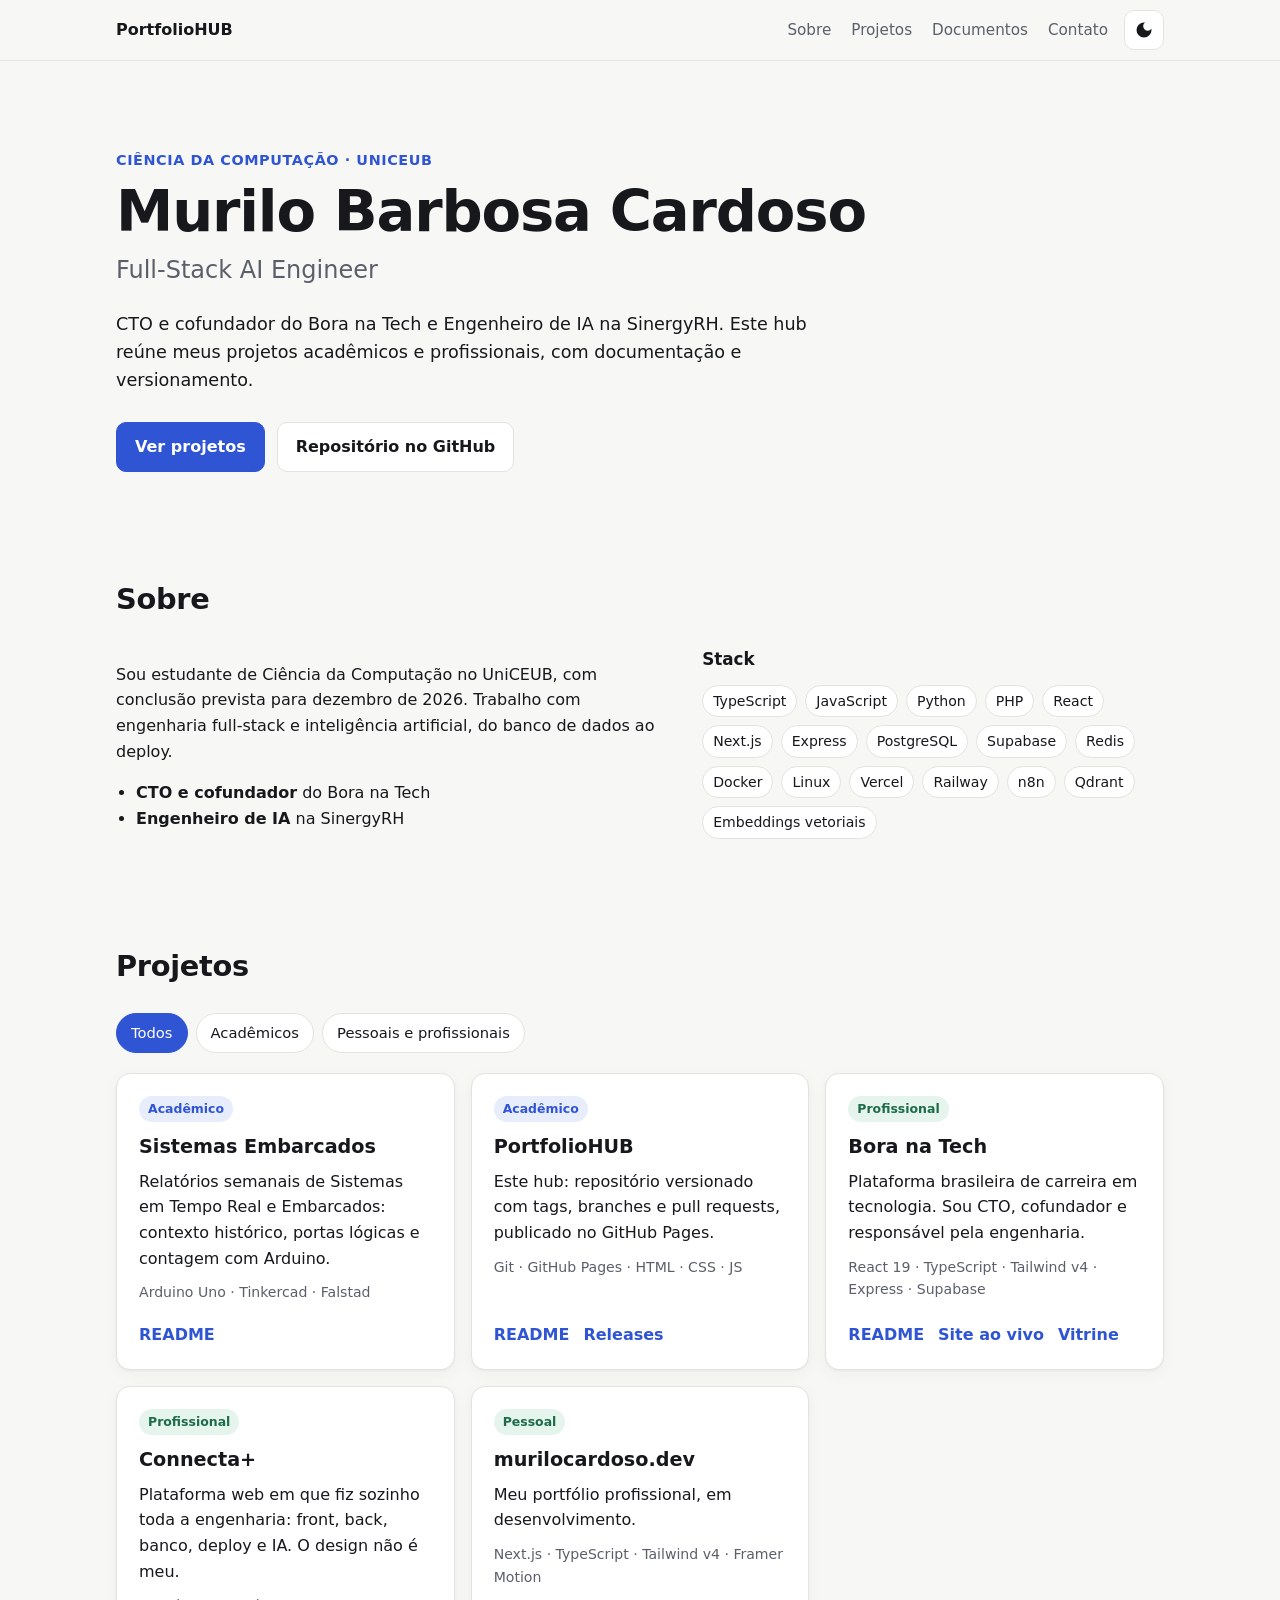
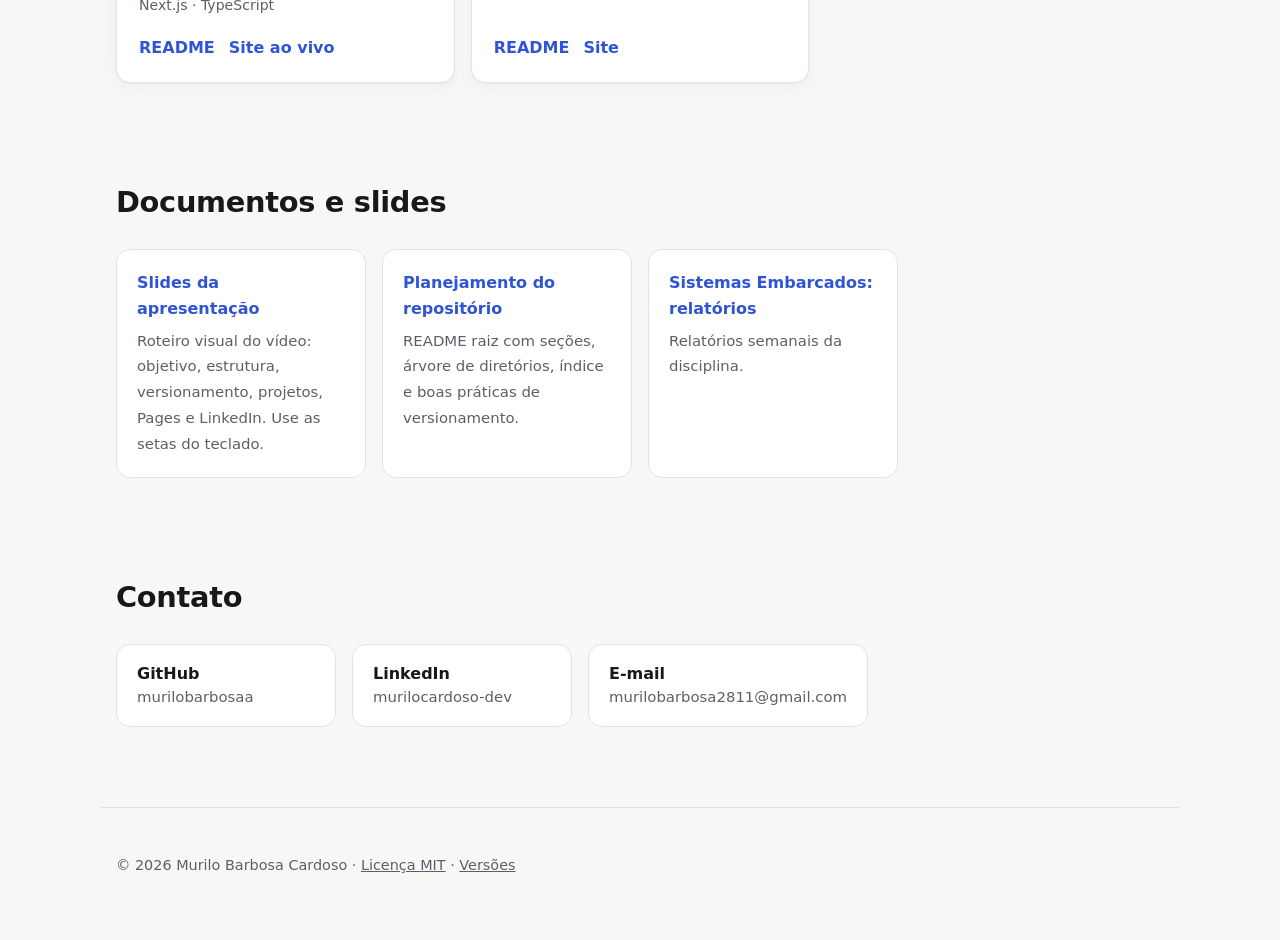
<file: index.html>
<!doctype html>
<html lang="pt-BR">
<head>
  <meta charset="utf-8">
  <meta name="viewport" content="width=device-width, initial-scale=1">
  <title>PortfolioHUB | Murilo Cardoso</title>
  <meta name="description" content="Hub de projetos acadêmicos e pessoais de Murilo Barbosa Cardoso, estudante de Ciência da Computação no UniCEUB e Full-Stack AI Engineer.">
  <link rel="icon" href="assets/img/favicon.svg" type="image/svg+xml">
  <link rel="stylesheet" href="assets/css/style.css">
  <script>
    try { var t = localStorage.getItem('theme'); if (t) document.documentElement.dataset.theme = t; } catch (e) {}
  </script>
</head>
<body>
  <a class="skip" href="#conteudo">Pular para o conteúdo</a>

  <header class="topbar">
    <nav class="wrap nav" aria-label="Principal">
      <a class="brand" href="#inicio">PortfolioHUB</a>
      <ul class="nav-links">
        <li><a href="#sobre">Sobre</a></li>
        <li><a href="#projetos">Projetos</a></li>
        <li><a href="#documentos">Documentos</a></li>
        <li><a href="#contato">Contato</a></li>
      </ul>
      <button class="theme-toggle" type="button" aria-label="Alternar modo escuro" aria-pressed="false">
        <svg aria-hidden="true" viewBox="0 0 24 24" width="20" height="20"><path fill="currentColor" d="M12 3a9 9 0 1 0 9 9c0-.46-.04-.92-.1-1.36a5.39 5.39 0 0 1-4.4 2.26 5.4 5.4 0 0 1-3.14-9.8c-.44-.06-.9-.1-1.36-.1z"/></svg>
      </button>
    </nav>
  </header>

  <main id="conteudo">
    <section id="inicio" class="hero wrap">
      <p class="eyebrow">Ciência da Computação · UniCEUB</p>
      <h1>Murilo Barbosa Cardoso</h1>
      <p class="role">Full-Stack AI Engineer</p>
      <p class="lead">CTO e cofundador do Bora na Tech e Engenheiro de IA na SinergyRH. Este hub reúne meus projetos acadêmicos e profissionais, com documentação e versionamento.</p>
      <div class="actions">
        <a class="btn primary" href="#projetos">Ver projetos</a>
        <a class="btn" href="https://github.com/murilobarbosaa/PortfolioHUB">Repositório no GitHub</a>
      </div>
    </section>

    <section id="sobre" class="wrap section" aria-labelledby="sobre-titulo">
      <h2 id="sobre-titulo">Sobre</h2>
      <div class="about">
        <div>
          <p>Sou estudante de Ciência da Computação no UniCEUB, com conclusão prevista para dezembro de 2026. Trabalho com engenharia full-stack e inteligência artificial, do banco de dados ao deploy.</p>
          <ul class="facts">
            <li><strong>CTO e cofundador</strong> do Bora na Tech</li>
            <li><strong>Engenheiro de IA</strong> na SinergyRH</li>
          </ul>
        </div>
        <div>
          <h3>Stack</h3>
          <ul class="tags" aria-label="Tecnologias">
            <li>TypeScript</li><li>JavaScript</li><li>Python</li><li>PHP</li>
            <li>React</li><li>Next.js</li><li>Express</li><li>PostgreSQL</li>
            <li>Supabase</li><li>Redis</li><li>Docker</li><li>Linux</li>
            <li>Vercel</li><li>Railway</li><li>n8n</li><li>Qdrant</li>
            <li>Embeddings vetoriais</li>
          </ul>
        </div>
      </div>
    </section>

    <section id="projetos" class="wrap section" aria-labelledby="projetos-titulo">
      <h2 id="projetos-titulo">Projetos</h2>
      <div class="filters" role="group" aria-label="Filtrar projetos">
        <button type="button" class="chip is-active" data-filter="todos" aria-pressed="true">Todos</button>
        <button type="button" class="chip" data-filter="academico" aria-pressed="false">Acadêmicos</button>
        <button type="button" class="chip" data-filter="pessoal" aria-pressed="false">Pessoais e profissionais</button>
      </div>

      <ul class="cards">
        <li class="card" data-cat="academico">
          <span class="badge">Acadêmico</span>
          <h3>Sistemas Embarcados</h3>
          <p>Relatórios semanais de Sistemas em Tempo Real e Embarcados: contexto histórico, portas lógicas e contagem com Arduino.</p>
          <p class="stack">Arduino Uno · Tinkercad · Falstad</p>
          <div class="links">
            <a href="https://github.com/murilobarbosaa/PortfolioHUB/tree/main/academicos/sistemas-embarcados">README</a>
          </div>
        </li>
        <li class="card" data-cat="academico">
          <span class="badge">Acadêmico</span>
          <h3>PortfolioHUB</h3>
          <p>Este hub: repositório versionado com tags, branches e pull requests, publicado no GitHub Pages.</p>
          <p class="stack">Git · GitHub Pages · HTML · CSS · JS</p>
          <div class="links">
            <a href="https://github.com/murilobarbosaa/PortfolioHUB/tree/main/academicos/portfoliohub">README</a>
            <a href="https://github.com/murilobarbosaa/PortfolioHUB/releases">Releases</a>
          </div>
        </li>
        <li class="card" data-cat="pessoal">
          <span class="badge alt">Profissional</span>
          <h3>Bora na Tech</h3>
          <p>Plataforma brasileira de carreira em tecnologia. Sou CTO, cofundador e responsável pela engenharia.</p>
          <p class="stack">React 19 · TypeScript · Tailwind v4 · Express · Supabase</p>
          <div class="links">
            <a href="https://github.com/murilobarbosaa/PortfolioHUB/tree/main/pessoais/bora-na-tech">README</a>
            <a href="https://boranatech.com.br">Site ao vivo</a>
            <a href="https://github.com/murilobarbosaa/BoraNaTech-Showcase">Vitrine</a>
          </div>
        </li>
        <li class="card" data-cat="pessoal">
          <span class="badge alt">Profissional</span>
          <h3>Connecta+</h3>
          <p>Plataforma web em que fiz sozinho toda a engenharia: front, back, banco, deploy e IA. O design não é meu.</p>
          <p class="stack">Next.js · TypeScript</p>
          <div class="links">
            <a href="https://github.com/murilobarbosaa/PortfolioHUB/tree/main/pessoais/connecta-plus">README</a>
            <a href="https://app.connectaplus.com.br">Site ao vivo</a>
          </div>
        </li>
        <li class="card" data-cat="pessoal">
          <span class="badge alt">Pessoal</span>
          <h3>murilocardoso.dev</h3>
          <p>Meu portfólio profissional, em desenvolvimento.</p>
          <p class="stack">Next.js · TypeScript · Tailwind v4 · Framer Motion</p>
          <div class="links">
            <a href="https://github.com/murilobarbosaa/PortfolioHUB/tree/main/pessoais/murilocardoso-dev">README</a>
            <a href="https://murilocardoso.dev">Site</a>
          </div>
        </li>
      </ul>
    </section>

    <section id="documentos" class="wrap section" aria-labelledby="documentos-titulo">
      <h2 id="documentos-titulo">Documentos e slides</h2>
      <ul class="docs">
        <li>
          <a href="docs/slides/">
            <strong>Slides da apresentação</strong>
            <span>Roteiro visual do vídeo: objetivo, estrutura, versionamento, projetos, Pages e LinkedIn. Use as setas do teclado.</span>
          </a>
        </li>
        <li>
          <a href="https://github.com/murilobarbosaa/PortfolioHUB#readme">
            <strong>Planejamento do repositório</strong>
            <span>README raiz com seções, árvore de diretórios, índice e boas práticas de versionamento.</span>
          </a>
        </li>
        <li>
          <a href="https://github.com/murilobarbosaa/PortfolioHUB/tree/main/academicos/sistemas-embarcados/docs">
            <strong>Sistemas Embarcados: relatórios</strong>
            <span>Relatórios semanais da disciplina.</span>
          </a>
        </li>
      </ul>
    </section>

    <section id="contato" class="wrap section" aria-labelledby="contato-titulo">
      <h2 id="contato-titulo">Contato</h2>
      <ul class="contact">
        <li><a href="https://github.com/murilobarbosaa">GitHub<span>murilobarbosaa</span></a></li>
        <li><a href="https://www.linkedin.com/in/murilocardoso-dev">LinkedIn<span>murilocardoso-dev</span></a></li>
        <li><a href="mailto:murilobarbosa2811@gmail.com">E-mail<span>murilobarbosa2811@gmail.com</span></a></li>
      </ul>
    </section>
  </main>

  <footer class="wrap footer">
    <p>© 2026 Murilo Barbosa Cardoso · <a href="https://github.com/murilobarbosaa/PortfolioHUB/blob/main/LICENSE">Licença MIT</a> · <a href="https://github.com/murilobarbosaa/PortfolioHUB/releases">Versões</a></p>
  </footer>

  <script src="assets/js/main.js"></script>
</body>
</html>
</file>
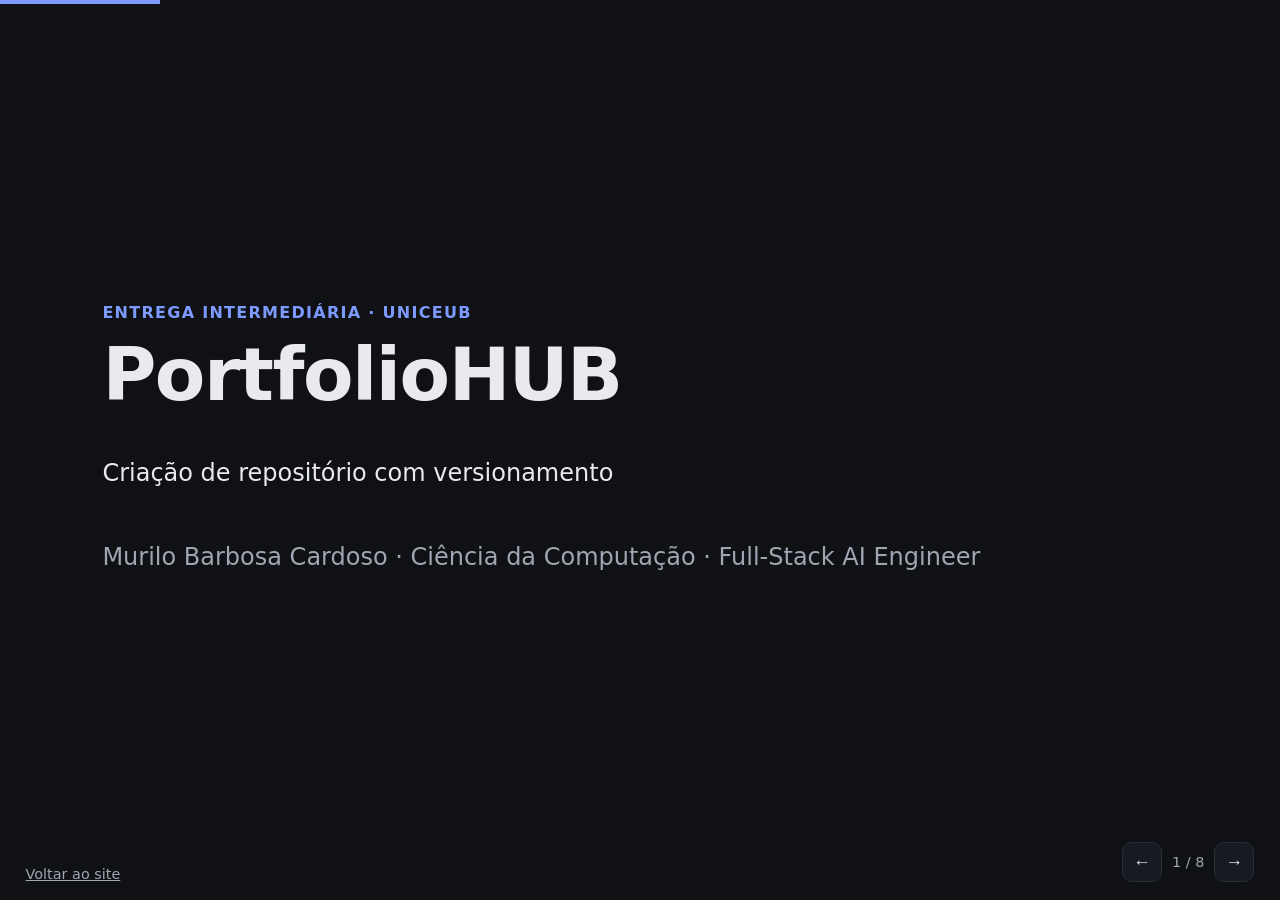
<file: docs/slides/index.html>
<!doctype html>
<html lang="pt-BR">
<head>
  <meta charset="utf-8">
  <meta name="viewport" content="width=device-width, initial-scale=1">
  <title>Slides PortfolioHUB | Murilo Cardoso</title>
  <link rel="icon" href="../../assets/img/favicon.svg" type="image/svg+xml">
  <style>
    :root {
      --bg: #0f1115; --surface: #171a21; --text: #e9eaee; --muted: #a0a5b1;
      --border: #2a2e38; --accent: #7d9bff; --alt: #7fd8b0;
    }
    * { box-sizing: border-box; }
    html, body { margin: 0; height: 100%; background: var(--bg); color: var(--text); font-family: system-ui, -apple-system, "Segoe UI", Roboto, sans-serif; overflow: hidden; }
    .deck { position: relative; height: 100%; }
    .slide {
      position: absolute; inset: 0; display: flex; flex-direction: column; justify-content: center;
      padding: 6vh 8vw; opacity: 0; visibility: hidden; transition: opacity .3s ease;
    }
    .slide.is-active { opacity: 1; visibility: visible; }
    @media (prefers-reduced-motion: reduce) { .slide { transition: none; } }
    .kicker { color: var(--accent); text-transform: uppercase; letter-spacing: .08em; font-weight: 600; font-size: clamp(.8rem, 1.4vw, 1rem); margin: 0 0 1.2vh; }
    h1 { font-size: clamp(2rem, 6vw, 4.6rem); line-height: 1.05; margin: 0 0 2vh; letter-spacing: -.02em; }
    h2 { font-size: clamp(1.6rem, 4.2vw, 3.2rem); line-height: 1.1; margin: 0 0 4vh; letter-spacing: -.01em; }
    p, li { font-size: clamp(1rem, 2vw, 1.5rem); line-height: 1.5; }
    .muted { color: var(--muted); }
    ul { margin: 0; padding-left: 1.2em; }
    li { margin-bottom: 1.2vh; }
    li::marker { color: var(--accent); }
    .grid { display: grid; grid-template-columns: repeat(auto-fit, minmax(240px, 1fr)); gap: 2vw; }
    .box { background: var(--surface); border: 1px solid var(--border); border-radius: 14px; padding: 2.4vh 1.6vw; }
    .box h3 { margin: 0 0 1vh; font-size: clamp(1.05rem, 2vw, 1.5rem); color: var(--accent); }
    .box p { margin: 0; font-size: clamp(.9rem, 1.6vw, 1.15rem); color: var(--muted); }
    .box.alt h3 { color: var(--alt); }
    pre {
      margin: 0; background: var(--surface); border: 1px solid var(--border); border-radius: 14px;
      padding: 2.4vh 2vw; font-size: clamp(.8rem, 1.5vw, 1.15rem); line-height: 1.5; overflow: auto;
    }
    code { font-family: ui-monospace, "Cascadia Code", Consolas, monospace; }
    a { color: var(--accent); }
    .flow { display: flex; flex-wrap: wrap; align-items: center; gap: 1vw; margin-bottom: 4vh; }
    .flow span { background: var(--surface); border: 1px solid var(--border); border-radius: 999px; padding: .5em 1em; font-size: clamp(.85rem, 1.6vw, 1.2rem); }
    .flow b { color: var(--accent); }
    .controls {
      position: fixed; right: 2vw; bottom: 2vh; display: flex; align-items: center; gap: 10px; z-index: 2;
      color: var(--muted); font-size: .9rem;
    }
    .controls button {
      width: 40px; height: 40px; border-radius: 10px; border: 1px solid var(--border);
      background: var(--surface); color: var(--text); font-size: 1.1rem; cursor: pointer;
    }
    .controls button:focus-visible { outline: 3px solid var(--accent); outline-offset: 2px; }
    .progress { position: fixed; left: 0; top: 0; height: 4px; background: var(--accent); transition: width .3s ease; }
    .home { position: fixed; left: 2vw; bottom: 2vh; color: var(--muted); font-size: .9rem; }
  </style>
</head>
<body>
  <div class="progress" aria-hidden="true"></div>
  <main class="deck" aria-roledescription="apresentação" aria-label="Slides do PortfolioHUB">

    <section class="slide" aria-label="Slide 1 de 8">
      <p class="kicker">Entrega intermediária · UniCEUB</p>
      <h1>PortfolioHUB</h1>
      <p>Criação de repositório com versionamento</p>
      <p class="muted">Murilo Barbosa Cardoso · Ciência da Computação · Full-Stack AI Engineer</p>
    </section>

    <section class="slide" aria-label="Slide 2 de 8">
      <p class="kicker">01 · Objetivo</p>
      <h2>Um único lugar para mostrar meus projetos</h2>
      <ul>
        <li>Organizar projetos acadêmicos e profissionais em um repositório público</li>
        <li>Documentar cada projeto com um README padronizado</li>
        <li>Versionar com Git: tags, releases, branches e pull requests</li>
        <li>Publicar um site no GitHub Pages e integrar com o LinkedIn</li>
      </ul>
    </section>

    <section class="slide" aria-label="Slide 3 de 8">
      <p class="kicker">02 · Estrutura do repositório</p>
      <h2>Três seções, uma pasta por projeto</h2>
      <pre><code>PortfolioHUB/
├── index.html · assets/      página do GitHub Pages
├── academicos/
│   ├── sistemas-embarcados/  README + docs/
│   └── portfoliohub/
├── pessoais/
│   ├── bora-na-tech/         estudos de caso
│   ├── connecta-plus/
│   └── murilocardoso-dev/
├── docs/slides/              esta apresentação
└── README.md · LICENSE (MIT)</code></pre>
    </section>

    <section class="slide" aria-label="Slide 4 de 8">
      <p class="kicker">03 · Versionamento</p>
      <h2>Tags, branches e pull requests</h2>
      <div class="flow">
        <span><b>v1.0</b> página inicial</span>
        <span>→</span>
        <span><b>feat/projects-docs</b> PR #1</span>
        <span>→</span>
        <span><b>feat/pages-portfolio</b> PR #2</span>
        <span>→</span>
        <span><b>v1.1</b> release</span>
      </div>
      <ul>
        <li>Tags anotadas e releases no GitHub com notas de mudança</li>
        <li>Uma branch por funcionalidade, mesclada por pull request</li>
        <li>Commits em inglês no padrão Conventional Commits</li>
      </ul>
    </section>

    <section class="slide" aria-label="Slide 5 de 8">
      <p class="kicker">04 · Projetos em destaque</p>
      <h2>Acadêmicos e profissionais</h2>
      <div class="grid">
        <div class="box"><h3>PortfolioHUB</h3><p>Este hub: repositório versionado com tags, branches e pull requests, publicado no GitHub Pages.</p></div>
        <div class="box"><h3>Sistemas Embarcados</h3><p>Relatórios com portas lógicas e um sistema de contagem com Arduino.</p></div>
        <div class="box alt"><h3>Bora na Tech</h3><p>Plataforma de carreira em tech. Sou CTO e cofundador.</p></div>
        <div class="box alt"><h3>Connecta+</h3><p>Toda a engenharia feita por mim, em Next.js e TypeScript. Design de terceiros.</p></div>
      </div>
    </section>

    <section class="slide" aria-label="Slide 6 de 8">
      <p class="kicker">05 · GitHub Pages</p>
      <h2>Site publicado direto da branch main</h2>
      <ul>
        <li>HTML, CSS e JavaScript puros, sem framework e sem build</li>
        <li>Responsivo, com modo escuro e foco em acessibilidade</li>
        <li>Cards que levam aos READMEs e aos sites ao vivo</li>
        <li><a href="https://murilobarbosaa.github.io/PortfolioHUB/">murilobarbosaa.github.io/PortfolioHUB</a></li>
      </ul>
    </section>

    <section class="slide" aria-label="Slide 7 de 8">
      <p class="kicker">06 · Integração com o LinkedIn</p>
      <h2>O hub na seção Projetos do perfil</h2>
      <ul>
        <li>Projeto PortfolioHUB adicionado na seção Projetos</li>
        <li>Link para o repositório e para a GitHub Page</li>
        <li>Competências: Git, GitHub, GitHub Pages, HTML, CSS e JavaScript</li>
        <li><a href="https://www.linkedin.com/in/murilocardoso-dev">linkedin.com/in/murilocardoso-dev</a></li>
      </ul>
    </section>

    <section class="slide" aria-label="Slide 8 de 8">
      <p class="kicker">Obrigado</p>
      <h1>github.com/murilobarbosaa/PortfolioHUB</h1>
      <p class="muted">murilobarbosa2811@gmail.com · linkedin.com/in/murilocardoso-dev</p>
    </section>

  </main>

  <a class="home" href="../../">Voltar ao site</a>
  <nav class="controls" aria-label="Navegação dos slides">
    <button type="button" data-dir="-1" aria-label="Slide anterior">←</button>
    <span class="counter" aria-live="polite">1 / 8</span>
    <button type="button" data-dir="1" aria-label="Próximo slide">→</button>
  </nav>

  <script>
    (function () {
      var slides = document.querySelectorAll('.slide');
      var counter = document.querySelector('.counter');
      var bar = document.querySelector('.progress');
      var current = 0;

      function show(i) {
        current = Math.max(0, Math.min(slides.length - 1, i));
        slides.forEach(function (s, n) {
          s.classList.toggle('is-active', n === current);
          s.setAttribute('aria-hidden', String(n !== current));
        });
        counter.textContent = (current + 1) + ' / ' + slides.length;
        bar.style.width = ((current + 1) / slides.length * 100) + '%';
        history.replaceState(null, '', '#' + (current + 1));
      }

      document.addEventListener('keydown', function (e) {
        if (e.key === 'ArrowRight' || e.key === 'PageDown' || e.key === ' ') { e.preventDefault(); show(current + 1); }
        if (e.key === 'ArrowLeft' || e.key === 'PageUp') { e.preventDefault(); show(current - 1); }
        if (e.key === 'Home') show(0);
        if (e.key === 'End') show(slides.length - 1);
      });
      document.querySelectorAll('.controls button').forEach(function (b) {
        b.addEventListener('click', function () { show(current + Number(b.dataset.dir)); });
      });

      var start = parseInt(location.hash.slice(1), 10);
      show(isNaN(start) ? 0 : start - 1);
    })();
  </script>
</body>
</html>
</file>
<file: assets/css/style.css>
:root {
  --bg: #f7f7f5;
  --surface: #ffffff;
  --text: #17181c;
  --muted: #5b5f6a;
  --border: #e3e3df;
  --accent: #2f55d4;
  --accent-ink: #ffffff;
  --accent-soft: #e8edfc;
  --alt-soft: #e6f4ee;
  --alt-ink: #1d6b4a;
  --radius: 14px;
  --shadow: 0 1px 2px rgba(0, 0, 0, .04), 0 4px 16px rgba(0, 0, 0, .04);
  color-scheme: light;
}

@media (prefers-color-scheme: dark) {
  :root:not([data-theme="light"]) {
    --bg: #0f1115;
    --surface: #171a21;
    --text: #e9eaee;
    --muted: #a0a5b1;
    --border: #2a2e38;
    --accent: #7d9bff;
    --accent-ink: #0f1115;
    --accent-soft: #1f2840;
    --alt-soft: #16302a;
    --alt-ink: #7fd8b0;
    --shadow: none;
    color-scheme: dark;
  }
}

:root[data-theme="dark"] {
  --bg: #0f1115;
  --surface: #171a21;
  --text: #e9eaee;
  --muted: #a0a5b1;
  --border: #2a2e38;
  --accent: #7d9bff;
  --accent-ink: #0f1115;
  --accent-soft: #1f2840;
  --alt-soft: #16302a;
  --alt-ink: #7fd8b0;
  --shadow: none;
  color-scheme: dark;
}

* { box-sizing: border-box; }

html { scroll-behavior: smooth; scroll-padding-top: 72px; }

@media (prefers-reduced-motion: reduce) {
  html { scroll-behavior: auto; }
  * { transition: none !important; }
}

body {
  margin: 0;
  background: var(--bg);
  color: var(--text);
  font: 16px/1.6 system-ui, -apple-system, "Segoe UI", Roboto, sans-serif;
}

a { color: var(--accent); }

:focus-visible { outline: 3px solid var(--accent); outline-offset: 2px; border-radius: 6px; }

.wrap { max-width: 1080px; margin: 0 auto; padding: 0 16px; }

.skip {
  position: absolute; left: 8px; top: -48px;
  background: var(--accent); color: var(--accent-ink);
  padding: 8px 12px; border-radius: 8px; z-index: 10;
}
.skip:focus { top: 8px; }

.topbar {
  position: sticky; top: 0; z-index: 5;
  background: color-mix(in srgb, var(--bg) 85%, transparent);
  backdrop-filter: blur(8px);
  border-bottom: 1px solid var(--border);
}
.nav { display: flex; align-items: center; gap: 16px; height: 60px; }
.brand { font-weight: 700; color: var(--text); text-decoration: none; margin-right: auto; }
.nav-links { display: flex; gap: 20px; list-style: none; margin: 0; padding: 0; }
.nav-links a { color: var(--muted); text-decoration: none; font-size: .95rem; }
.nav-links a:hover { color: var(--text); }

.theme-toggle {
  display: grid; place-items: center;
  width: 40px; height: 40px;
  border: 1px solid var(--border); border-radius: 10px;
  background: var(--surface); color: var(--text); cursor: pointer;
}

.hero { padding: 88px 16px 56px; }
.eyebrow { color: var(--accent); font-weight: 600; font-size: .9rem; letter-spacing: .04em; text-transform: uppercase; margin: 0 0 8px; }
.hero h1 { font-size: clamp(2.2rem, 6vw, 3.6rem); line-height: 1.1; margin: 0; letter-spacing: -.02em; }
.role { font-size: clamp(1.15rem, 3vw, 1.5rem); color: var(--muted); margin: 8px 0 20px; }
.lead { max-width: 62ch; font-size: 1.1rem; margin: 0 0 28px; }

.actions { display: flex; flex-wrap: wrap; gap: 12px; }
.btn {
  display: inline-block; padding: 11px 18px; border-radius: 10px;
  border: 1px solid var(--border); background: var(--surface);
  color: var(--text); text-decoration: none; font-weight: 600;
}
.btn.primary { background: var(--accent); border-color: var(--accent); color: var(--accent-ink); }
.btn:hover { filter: brightness(1.05); }

.section { padding: 48px 16px; }
.section h2 { font-size: 1.8rem; margin: 0 0 24px; letter-spacing: -.01em; }

.about { display: grid; grid-template-columns: 1.2fr 1fr; gap: 32px; }
.about h3 { margin: 0 0 12px; font-size: 1.05rem; }
.facts { padding-left: 20px; }

.tags { display: flex; flex-wrap: wrap; gap: 8px; list-style: none; margin: 0; padding: 0; }
.tags li {
  padding: 4px 10px; border-radius: 999px; font-size: .88rem;
  background: var(--surface); border: 1px solid var(--border);
}

.filters { display: flex; flex-wrap: wrap; gap: 8px; margin-bottom: 20px; }
.chip {
  padding: 7px 14px; border-radius: 999px; cursor: pointer; font: inherit; font-size: .92rem;
  border: 1px solid var(--border); background: var(--surface); color: var(--text);
}
.chip.is-active { background: var(--accent); border-color: var(--accent); color: var(--accent-ink); }

.cards {
  display: grid; grid-template-columns: repeat(auto-fill, minmax(290px, 1fr));
  gap: 16px; list-style: none; margin: 0; padding: 0;
}
.card {
  display: flex; flex-direction: column;
  background: var(--surface); border: 1px solid var(--border);
  border-radius: var(--radius); padding: 22px; box-shadow: var(--shadow);
}
.card[hidden] { display: none; }
.card h3 { margin: 10px 0 6px; font-size: 1.2rem; }
.card p { margin: 0 0 10px; }
.card .stack { color: var(--muted); font-size: .88rem; }
.card .links { display: flex; flex-wrap: wrap; gap: 14px; margin-top: auto; padding-top: 8px; }
.card .links a { font-weight: 600; text-decoration: none; }
.card .links a:hover { text-decoration: underline; }

.badge {
  align-self: flex-start; font-size: .78rem; font-weight: 600;
  padding: 3px 9px; border-radius: 999px;
  background: var(--accent-soft); color: var(--accent);
}
.badge.alt { background: var(--alt-soft); color: var(--alt-ink); }

.docs { display: grid; grid-template-columns: repeat(auto-fill, minmax(240px, 1fr)); gap: 16px; list-style: none; padding: 0; margin: 0; }
.docs a {
  display: block; height: 100%; padding: 20px; text-decoration: none; color: var(--text);
  background: var(--surface); border: 1px solid var(--border); border-radius: var(--radius);
}
.docs a:hover { border-color: var(--accent); }
.docs strong { display: block; margin-bottom: 6px; color: var(--accent); }
.docs span { color: var(--muted); font-size: .93rem; }

.contact { display: flex; flex-wrap: wrap; gap: 16px; list-style: none; padding: 0; margin: 0; }
.contact a {
  display: flex; flex-direction: column; min-width: 220px; padding: 16px 20px;
  background: var(--surface); border: 1px solid var(--border); border-radius: var(--radius);
  text-decoration: none; color: var(--text); font-weight: 700;
}
.contact a:hover { border-color: var(--accent); }
.contact span { font-weight: 400; color: var(--muted); font-size: .93rem; word-break: break-all; }

.footer { padding: 32px 16px 48px; color: var(--muted); font-size: .9rem; border-top: 1px solid var(--border); margin-top: 32px; }
.footer a { color: var(--muted); }

@media (max-width: 720px) {
  .nav-links { display: none; }
  .hero { padding: 56px 16px 40px; }
  .about { grid-template-columns: 1fr; }
  .contact a { min-width: 0; width: 100%; }
}
</file>
